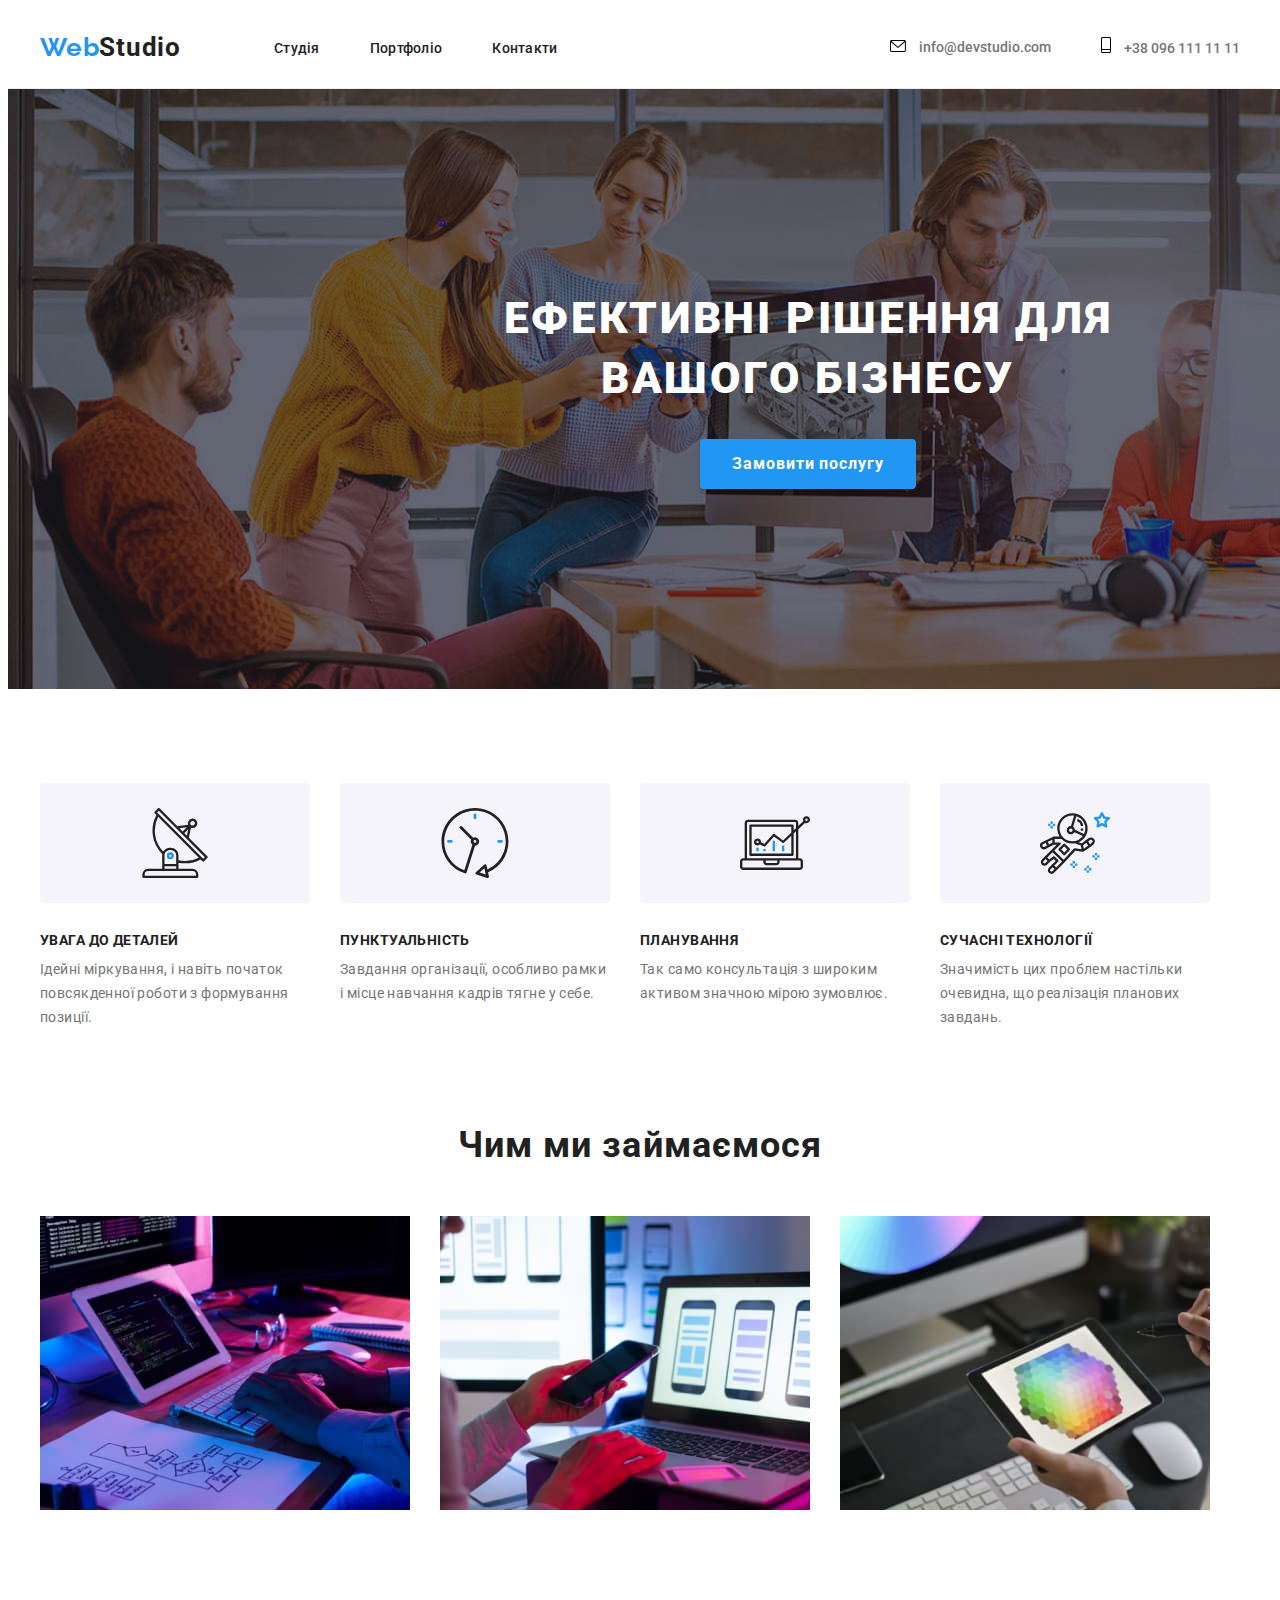
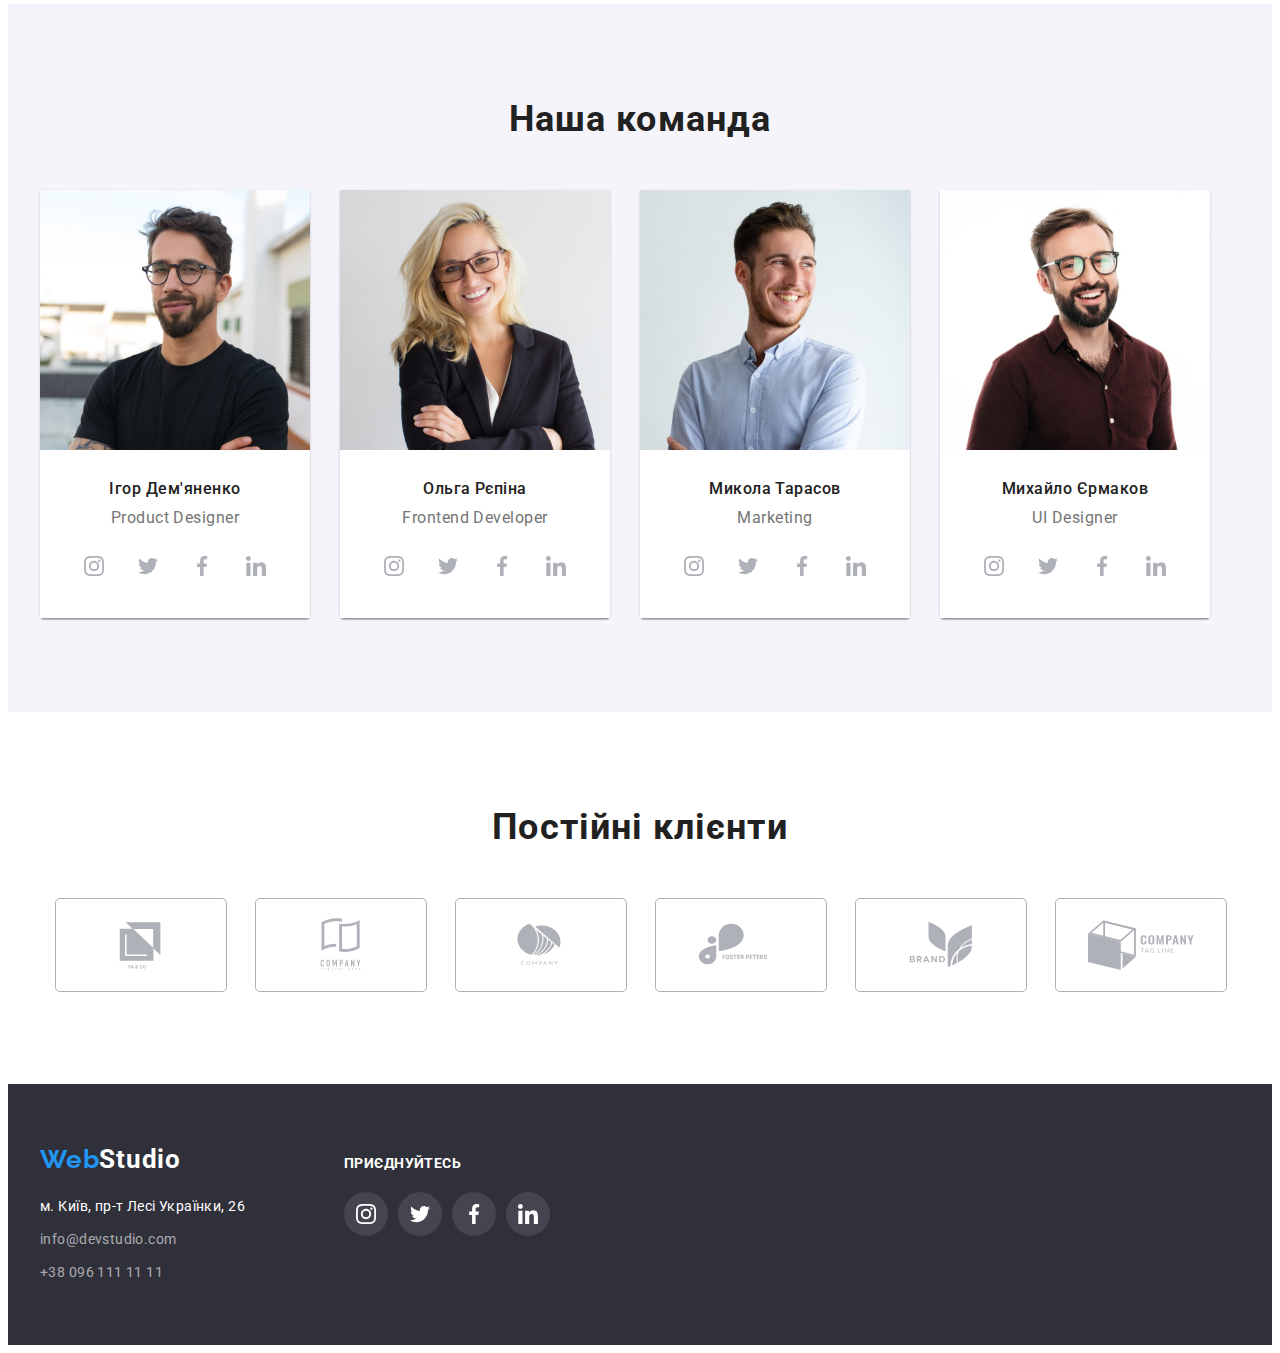
<file: index.html>
<!DOCTYPE html>
<html lang="uk">
<head>
    <meta charset="UTF-8">
    <meta http-equiv="X-UA-Compatible" content="IE=edge">
    <meta name="viewport" content="width=device-width, initial-scale=1.0">
    <title>Студія</title>
    <link rel="preconnect" href="https://fonts.googleapis.com">
    <link rel="preconnect" href="https://fonts.gstatic.com" crossorigin>
    <link href="https://fonts.googleapis.com/css2?family=Raleway:wght@700&family=Roboto:wght@400;500;700;900&display=swap" rel="stylesheet">
    <link rel="stylesheet" href="https://cdnjs.cloudflare.com/ajax/libs/modern-normalize/1.1.0/modern-normalize.min.css" integrity="sha512-wpPYUAdjBVSE4KJnH1VR1HeZfpl1ub8YT/NKx4PuQ5NmX2tKuGu6U/JRp5y+Y8XG2tV+wKQpNHVUX03MfMFn9Q==" crossorigin="anonymous" referrerpolicy="no-referrer" />
    <link rel="stylesheet" href="./css/styles.css">
</head>


    <body>
        <!--site header-->
        <header class="header ">
            <div class="container header-container">
                <a href="" class="logo link"> <span class="logo-web">Web</span>Studio</a>
            
            <nav class="navigation">
                <ul class="list header-list">
                    <li><a class="nav-item link" href="">Студія</a></li>
                    <li><a class="nav-item link" href="./portfolio.html">Портфоліо</a></li>
                    <li><a class="nav-item link" href="">Контакти</a><li>             
                </ul>
            </nav>
    
                <ul class="list header-list">  
                    <li> <a class="contact-item link"  href="mailto:info@devstudio.com"> <svg class="header-icon" width="16" height="12">
                        <use href="./images/icons.svg#icon-envelope"> </use>
                    </svg> info@devstudio.com</a></li>
                    <li> <a class="contact-item link tel-number" href="tel:+380961111111"> <svg class="header-icon" width="10" height="16">
                        <use href="./images/icons.svg#icon-phone"> </use>
                    </svg> +38 096 111 11 11</a></li>
                </ul>
            </div>           
        </header>
    
        <main>
            <section class="hero">
            <div class="container">
                <h1 class="hero-title">Ефективні рішення для вашого бізнесу</h1>
                <button class="hero-btn" type="button">Замовити послугу</button>
            </div>
            </section>
    
    
        <!-- Переваги -->
    
        <section class="section">
            <div class="container benefits">
            <h2 class="advantage">Переваги</h2>
            <ul class="list benefits-list">
                <li class="benefits-list-item ">
                    <div class="benefits-icon">
                        <svg width="70" height="70">
                            <use href="./images/icons.svg#icon-antenna-bn"> </use>
                        </svg>
                    </div>
                    <h3 class="benefits-item">УВАГА ДО ДЕТАЛЕЙ</h3>
                    <p class="benefits-text">Ідейні міркування, і навіть початок повсякденної роботи з формування позиції.</p>
                </li>
                <li class="benefits-list-item ">
                    <div class="benefits-icon">
                        <svg width="70" height="70">
                            <use href="./images/icons.svg#icon-clock-bn"> </use>
                        </svg>
                    </div>
                    <h3 class="benefits-item">ПУНКТУАЛЬНІСТЬ</h3>
                    <p class="benefits-text"> Завдання організації, особливо рамки і місце навчання кадрів тягне у себе.</p>
                </li>
                <li class="benefits-list-item ">
                    <div class="benefits-icon">
                        <svg width="70" height="70">
                            <use href="./images/icons.svg#icon-diagram-bn"> </use>
                        </svg>
                    </div>
                    <h3 class="benefits-item">ПЛАНУВАННЯ</h3>
                    <p class="benefits-text">Так само консультація з широким активом значною мірою зумовлює.</p>
                </li>
                <li class="benefits-list-item ">
                    <div class="benefits-icon">
                        <svg width="70" height="70">
                            <use href="./images/icons.svg#icon-astronaut-bn"> </use>
                        </svg>
                    </div>
                    <h3 class="benefits-item">СУЧАСНІ ТЕХНОЛОГІЇ</h3>
                    <p class="benefits-text">Значимість цих проблем настільки очевидна, що реалізація планових завдань.</p>
                </li>
            </ul>
        </div> 
        </section>  
    

    
        <section class="work-section section">
            <div class="container">
            <h2 class="title">Чим ми займаємося</h2>
            <ul class="list work-list">
                <li> <img src="./images/box.jpg"  alt="Чоловік пише код на планшеті" width="370" ></li>
                <li> <img src="./images/img.jpg" alt="Жінка дивиться на зображення телефону" width="370" ></li>
                <li> <img src="./images/imge.jpg" alt="Гамма кольорів на планшеті" width="370" ></li>
            </ul>
        </div>
        </section>

    
        <!-- Команда -->
        <section class="team-section section">
            <div class="container">
            <h2 class="title team-title">Наша команда</h2>
            <ul class="list team-list">
                <li class="team-member">
                    <img src="./images/img1.jpg" alt="Ігор Дем'яненко" width="270" >
                    <div class="team-box">
                        <h3 class="member">Ігор Дем'яненко</h3>
                        <p class="member-position">Product Designer</p>
                        <ul class="team-soc-list">
                            <li class="team-soc-item"> <a class="team-soc-link link"  href="" target="_blank">
                                <svg width="20" height="20">
                                    <use href="./images/icons.svg#icon-instagram"> </use>
                                </svg>
                            </a></li>
                            <li class="team-soc-item"> <a class="team-soc-link link" href="" target="_blank"> <svg width="20" height="20">
                                <use href="./images/icons.svg#icon-twitter"> </use>
                            </svg></a></li>
                            <li class="team-soc-item"> <a class="team-soc-link link" href="" target="_blank"> <svg width="20" height="20">
                                <use href="./images/icons.svg#icon-facebook"> </use>
                            </svg></a></li>
                            <li class="team-soc-item"> <a class="team-soc-link link" href="" target="_blank"> <svg width="20" height="20">
                                <use href="./images/icons.svg#icon-linkedin"> </use>
                            </svg></a></li>
                        </ul>

                    </div>
                </li>
                <li class="team-member">
                    <img src="./images/img3.jpg" alt="Ольга Рєпіна" width="270" >
                    <div class="team-box">
                        <h3 class="member">Ольга Рєпіна</h3>
                        <p class="member-position">Frontend Developer</p>
                        <ul class="team-soc-list">
                            <li class="team-soc-item"> <a class="team-soc-link link"  href="" target="_blank">
                                <svg width="20" height="20">
                                    <use href="./images/icons.svg#icon-instagram"> </use>
                                </svg>
                            </a></li>
                            <li class="team-soc-item"> <a class="team-soc-link link" href="" target="_blank"> <svg width="20" height="20">
                                <use href="./images/icons.svg#icon-twitter"> </use>
                            </svg></a></li>
                            <li class="team-soc-item"> <a class="team-soc-link link" href="" target="_blank"> <svg width="20" height="20">
                                <use href="./images/icons.svg#icon-facebook"> </use>
                            </svg></a></li>
                            <li class="team-soc-item"> <a class="team-soc-link link" href="" target="_blank"> <svg width="20" height="20">
                                <use href="./images/icons.svg#icon-linkedin"> </use>
                            </svg></a></li>
                        </ul>
                    </div>
                </li>
                <li class="team-member">
                    <img src="./images/img2.jpg" alt="Микола Тарасов" width="270" >
                    <div class="team-box">
                        <h3 class="member">Микола Тарасов</h3>
                        <p class="member-position">Marketing</p>
                        <ul class="team-soc-list">
                            <li class="team-soc-item"> <a class="team-soc-link link"  href="" target="_blank">
                                <svg width="20" height="20">
                                    <use href="./images/icons.svg#icon-instagram"> </use>
                                </svg>
                            </a></li>
                            <li class="team-soc-item"> <a class="team-soc-link link" href="" target="_blank"> <svg width="20" height="20">
                                <use href="./images/icons.svg#icon-twitter"> </use>
                            </svg></a></li>
                            <li class="team-soc-item"> <a class="team-soc-link link" href="" target="_blank"> <svg width="20" height="20">
                                <use href="./images/icons.svg#icon-facebook"> </use>
                            </svg></a></li>
                            <li class="team-soc-item"> <a class="team-soc-link link" href="" target="_blank"> <svg width="20" height="20">
                                <use href="./images/icons.svg#icon-linkedin"> </use>
                            </svg></a></li>
                        </ul>
                    </div>
                </li>
                <li class="team-member">
                    <img src="./images/img4.jpg" alt="Михайло Єрмаков" width="270" >
                    <div class="team-box">
                        <h3 class="member">Михайло Єрмаков</h3>
                        <p class="member-position">UI Designer</p>
                        <ul class="team-soc-list">
                            <li class="team-soc-item"> <a class="team-soc-link link"  href="" target="_blank">
                                <svg width="20" height="20">
                                    <use href="./images/icons.svg#icon-instagram"> </use>
                                </svg>
                            </a></li>
                            <li class="team-soc-item"> <a class="team-soc-link link" href="" target="_blank"> <svg width="20" height="20">
                                <use href="./images/icons.svg#icon-twitter"> </use>
                            </svg></a></li>
                            <li class="team-soc-item"> <a class="team-soc-link link" href="" target="_blank"> <svg width="20" height="20">
                                <use href="./images/icons.svg#icon-facebook"> </use>
                            </svg></a></li>
                            <li class="team-soc-item"> <a class="team-soc-link link" href="" target="_blank"> <svg width="20" height="20">
                                <use href="./images/icons.svg#icon-linkedin"> </use>
                            </svg></a></li>
                        </ul>
                    </div>
                </li>
            </ul>
        </div>
        </section>

      <div class="container">
        <section class="section">
            <h2 class="title">Постійні клієнти</h2>
            <ul class="list clients-list">
                <li class="clients-item"> <a class="clients-link link"  href="" target="_blank">
                    <svg width="106" height="60">
                        <use href="./images/icons.svg#icon-ya-co"> </use>
                    </svg>
                </a></li>
                <li class="clients-item"> <a class="clients-link link"  href="" target="_blank">
                    <svg width="106" height="60">
                        <use href="./images/icons.svg#icon-tagline-here"> </use>
                    </svg>
                </a></li>
                <li class="clients-item"> <a class="clients-link link"  href="" target="_blank">
                    <svg width="106" height="60">
                        <use href="./images/icons.svg#icon-company"> </use>
                    </svg>
                </a></li>
                <li class="clients-item"> <a class="clients-link link"  href="" target="_blank">
                    <svg width="106" height="60">
                        <use href="./images/icons.svg#icon-foster-peters"> </use>
                    </svg>
                </a></li>
                <li class="clients-item"> <a class="clients-link link"  href="" target="_blank">
                    <svg width="106" height="60">
                        <use href="./images/icons.svg#icon-brand"> </use>
                    </svg>
                </a></li>
                <li class="clients-item"> <a class="clients-link link"  href="" target="_blank">
                    <svg width="106" height="60">
                        <use href="./images/icons.svg#icon-co-tagline"> </use>
                    </svg>
                </a></li>
            </ul>
        </section>
      </div>
    
        </main>
    
        <!-- Футер -->
    
        <footer class="footer ">
            <div class="container container-footer">
         <div class="">
                <a href="" class="logo logo-foot link"><span class="logo-web" >Web</span>Studio</a>
            
            <address>
                <ul > 
               <li>
                    <a class="address link" href="https://goo.gl/maps/mYLKabc9VfuuvGvg8" target="_blank">м. Київ, пр-т Лесі Українки, 26</a> 
                </li>
                <li>
                    <a class="contact link" href="mailto:info@devstudio.com">info@devstudio.com</a>
                </li>
                <li> 
                    <a class="contact contact-last link" href="tel:+380961111111">+38 096 111 11 11</a>
                </li>
            </ul>
        </address>
        </div>
        <div class="">
            <p class="footer-text"> ПРИЄДНУЙТЕСЬ </p>
            <ul class="list footer-soc-list">
                <li class="footer-soc-item"> <a class="footer-soc-link link" href="" target="_blank"> <svg width="20" height="20">
                    <use href="./images/icons.svg#icon-instagram"> </use>
                </svg></a> </li>
                <li class="footer-soc-item"> <a class="footer-soc-link link" href="" target="_blank"> <svg width="20" height="20">
                    <use href="./images/icons.svg#icon-twitter"> </use>
                </svg></a> </li>
                <li class="footer-soc-item"> <a class="footer-soc-link link" href="" target="_blank"> <svg width="20" height="20">
                    <use href="./images/icons.svg#icon-facebook"> </use>
                </svg></a> </li>
                <li class="footer-soc-item"> <a class="footer-soc-link link" href="" target="_blank"> <svg width="20" height="20">
                    <use href="./images/icons.svg#icon-linkedin"> </use>
                </svg></a> </li>
            </ul>
        </div>
    </div>
        </footer>
    
    
</body>
</html>
</file>
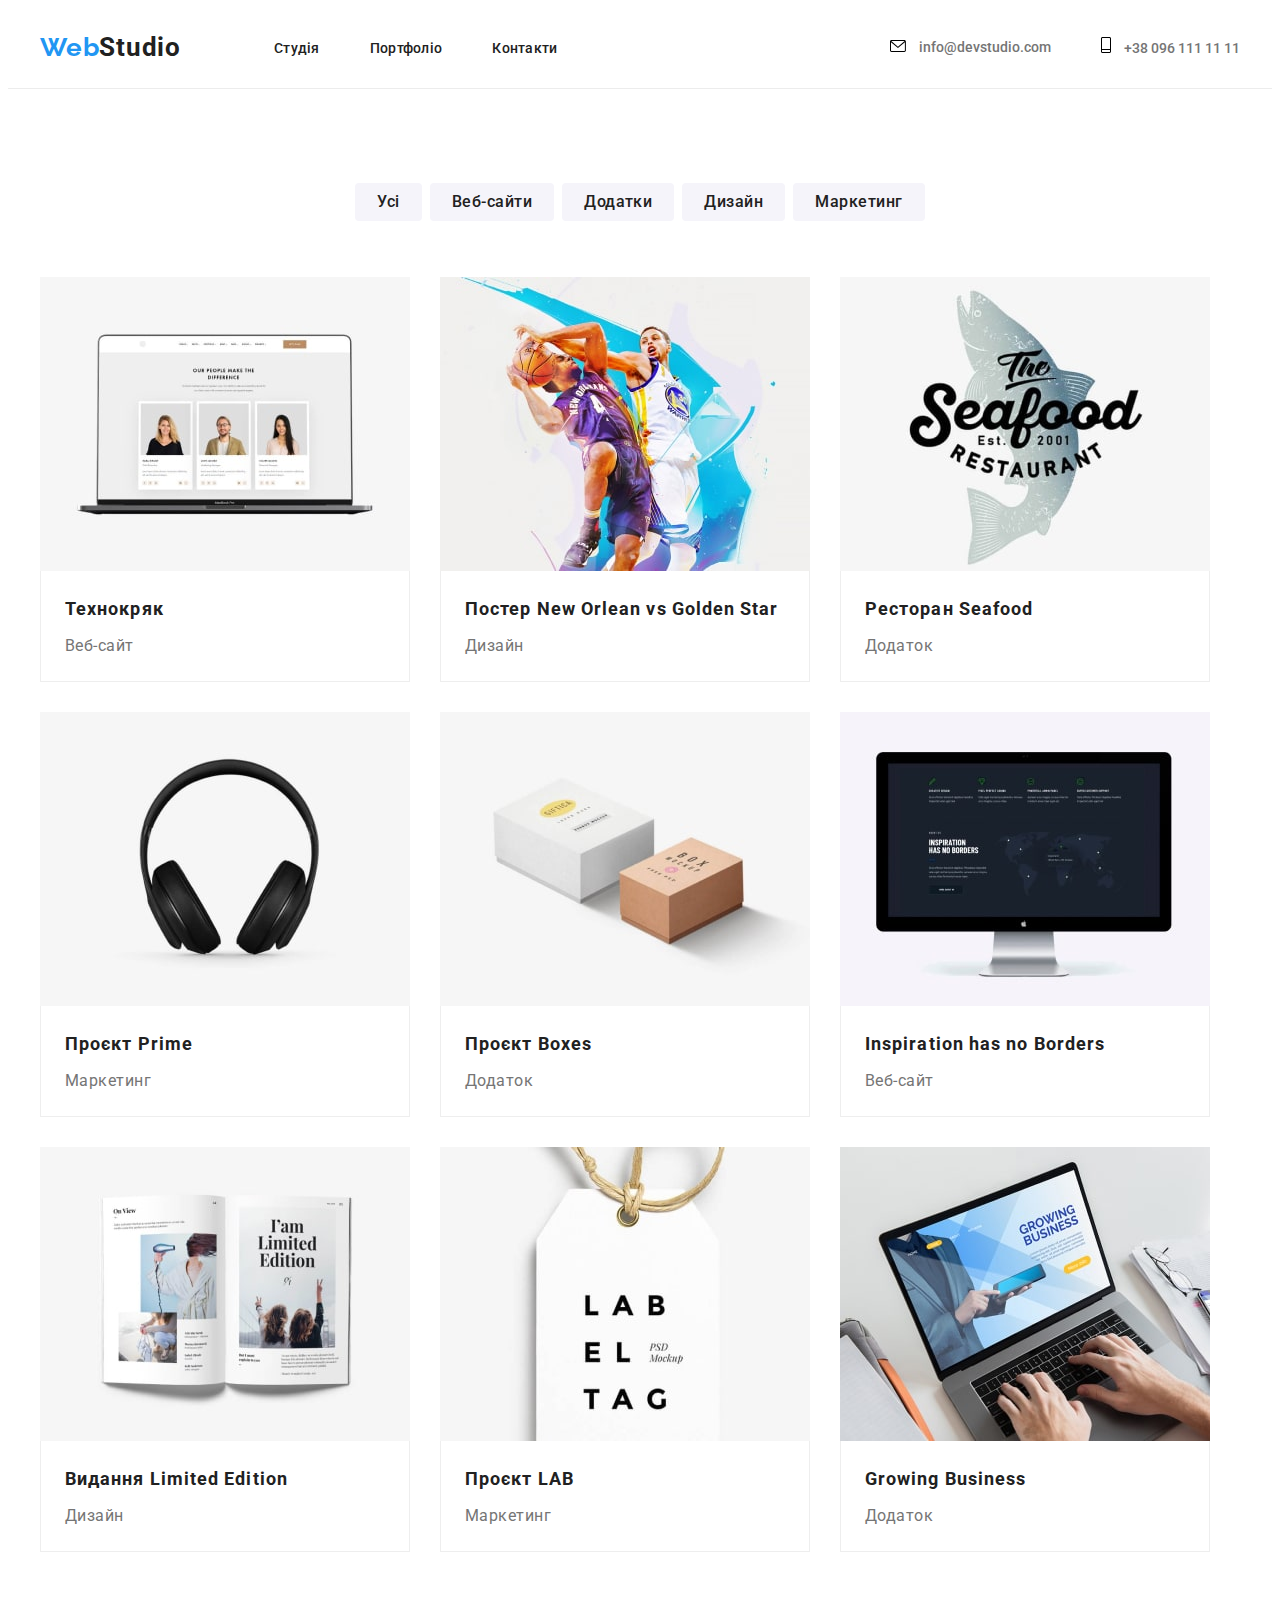
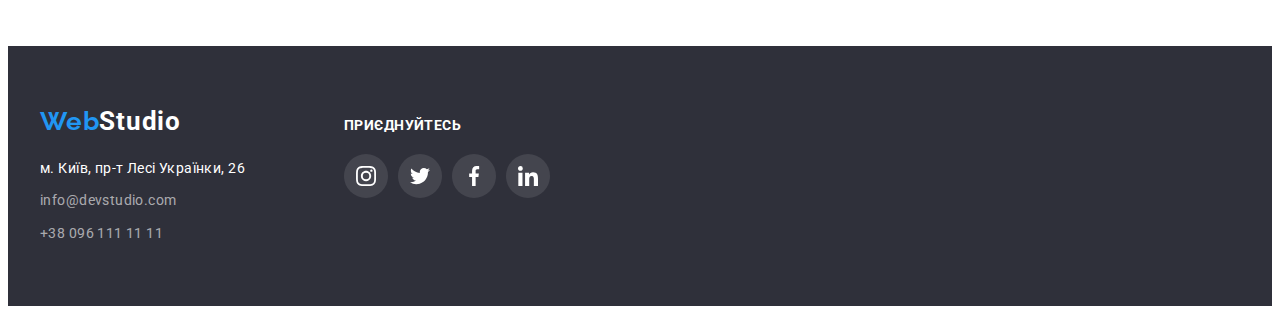
<file: portfolio.html>
<!DOCTYPE html>
<html lang="uk">
<head>
    <meta charset="UTF-8">
    <meta http-equiv="X-UA-Compatible" content="IE=edge">
    <meta name="viewport" content="width=device-width, initial-scale=1.0">
    <title>Портфоліо</title>
    <link rel="preconnect" href="https://fonts.googleapis.com">
    <link rel="preconnect" href="https://fonts.gstatic.com" crossorigin>
    <link href="https://fonts.googleapis.com/css2?family=Raleway:wght@700&family=Roboto:wght@400;500;700;900&display=swap" rel="stylesheet">
    <link rel="stylesheet" href="https://cdnjs.cloudflare.com/ajax/libs/modern-normalize/1.1.0/modern-normalize.min.css" integrity="sha512-wpPYUAdjBVSE4KJnH1VR1HeZfpl1ub8YT/NKx4PuQ5NmX2tKuGu6U/JRp5y+Y8XG2tV+wKQpNHVUX03MfMFn9Q==" crossorigin="anonymous" referrerpolicy="no-referrer" />
    <link rel="stylesheet" href="./css/styles.css">

</head>


<body>
        <!--site header-->
    <header class="header">
        <div class="container header-container">
            <a href="" class="logo link"> <span class="logo-web">Web</span>Studio</a>
        
        <nav class="navigation">
            <ul class="list header-list">
                <li><a class="nav-item link" href="./index.html">Студія</a></li>
                <li><a class="nav-item link" href="./portfolio.html">Портфоліо</a></li>
                <li><a class="nav-item link" href="">Контакти</a></li>             
            </ul>
        </nav>

            <ul class="list header-list">  
                <li> <a class="contact-item link"  href="mailto:info@devstudio.com"> <svg class="header-icon" width="16" height="12">
                    <use href="./images/icons.svg#icon-envelope"> </use>
                </svg> info@devstudio.com</a></li>
                <li> <a class="contact-item link tel-number" href="tel:+380961111111"> <svg class="header-icon" width="10" height="16">
                    <use href="./images/icons.svg#icon-phone"> </use>
                </svg> +38 096 111 11 11</a></li>
            </ul>
        </div>
    </header>


    <main>

        <section class="section">
            <div class="container">
            <h1 class="portfolio-header">Наші роботи</h1>
            <ul class="filter list">
                <li> <button class="filter-item" type="button">Усі</button></li>
                <li> <button class="filter-item" type="button">Веб-сайти</button></li>
                <li> <button class="filter-item" type="button">Додатки</button></li>
                <li> <button class="filter-item" type="button">Дизайн</button></li>
                <li> <button class="filter-item" type="button">Маркетинг</button></li>
            </ul>

            <ul class="list menu-list">
                <li class="menu-list-item">
                    <a href="" class="link">
                    <img src="./images/tech.jpg" alt="Зображення членів команди" width="370" >
                    <div class="menu-list-box"> 
                        <h2 class="header-item">Технокряк</h2>
                        <p class="text-item">Веб-сайт</p>
                    </div>
                    </a>
                </li>
                <li class="menu-list-item">
                    <a href="" class="link">
                    <img src="./images/neworlean.jpg" alt="Баскетбол" width="370" height="294" width="370" >
                    <div class="menu-list-box"> 
                        <h2 class="header-item">Постер New Orlean vs Golden Star</h2>
                        <p class="text-item">Дизайн</p>
                    </div>
                    </a>
                </li>
                 <li class="menu-list-item">
                    <a href="" class="link">
                    <img src="./images/seafood.jpg" alt="Ресторан лого" width="370" >
                    <div class="menu-list-box"> 
                        <h2 class="header-item">Ресторан Seafood</h2>
                        <p class="text-item">Додаток</p>
                    </div>
                    </a>
                </li>
                <li class="menu-list-item">
                    <a href="" class="link">
                    <img src="./images/prime.jpg" alt="Навушники" width="370" >
                    <div class="menu-list-box"> 
                        <h2 class="header-item">Проєкт Prime</h2>
                        <p class="text-item">Маркетинг</p>
                    </div>
                    </a>
                </li>
                <li class="menu-list-item">
                    <a href="" class="link">
                    <img src="./images/boxes.jpg" alt="Коробки" width="370" >
                    <div class="menu-list-box"> 
                        <h2 class="header-item">Проєкт Boxes</h2>
                        <p class="text-item">Додаток</p>
                    </div>
                    </a>
                </li>
                <li class="menu-list-item">
                    <a href="" class="link">
                    <img src="./images/inspiration.jpg" alt="Зображення на екрані компютера" width="370" >
                    <div class="menu-list-box">
                         <h2 class="header-item">Inspiration has no Borders</h2>
                         <p class="text-item">Веб-сайт</p>
                     </div>
                    </a>
                </li>
                <li class="menu-list-item">
                    <a href="" class="link">
                    <img src="./images/limed.jpg" alt="Забраження в книзі" width="370" >
                    <div class="menu-list-box">
                        <h2 class="header-item">Видання Limited Edition</h2>
                        <p class="text-item">Дизайн</p>
                    </div>
                    </a>
                </li>
                <li class="menu-list-item">
                    <a href="" class="link">
                    <img src="./images/lab.jpg" alt="Бірка" width="370">
                    <div class="menu-list-box">
                        <h2 class="header-item">Проєкт LAB</h2>
                        <p class="text-item">Маркетинг</p>
                    </div>
                    </a>
                </li>
                <li class="menu-list-item">
                    <a href="" class="link">
                    <img src="./images/growbus.jpg" alt="Лептоп" width="370">
                    <div class="menu-list-box">
                        <h2 class="header-item">Growing Business</h2>
                        <p class="text-item">Додаток</p>
                    </div>
                    </a>
                </li>
            </ul>
        </div>
        </section>

        
   
    </main>

     <!-- Футер -->
 
     <footer class="footer ">
        <div class="container container-footer">
     <div class="">
            <a href="" class="logo logo-foot link"><span class="logo-web" >Web</span>Studio</a>
        
        <address>
            <ul > 
           <li>
                <a class="address link" href="https://goo.gl/maps/mYLKabc9VfuuvGvg8" target="_blank">м. Київ, пр-т Лесі Українки, 26</a> 
            </li>
            <li>
                <a class="contact link" href="mailto:info@devstudio.com">info@devstudio.com</a>
            </li>
            <li> 
                <a class="contact contact-last link" href="tel:+380961111111">+38 096 111 11 11</a>
            </li>
        </ul>
    </address>
    </div>
    <div class="">
        <p class="footer-text"> ПРИЄДНУЙТЕСЬ </p>
        <ul class="list footer-soc-list">
            <li class="footer-soc-item"> <a class="footer-soc-link link" href="" target="_blank"> <svg width="20" height="20">
                <use href="./images/icons.svg#icon-instagram"> </use>
            </svg></a> </li>
            <li class="footer-soc-item"> <a class="footer-soc-link link" href="" target="_blank"> <svg width="20" height="20">
                <use href="./images/icons.svg#icon-twitter"> </use>
            </svg></a> </li>
            <li class="footer-soc-item"> <a class="footer-soc-link link" href="" target="_blank"> <svg width="20" height="20">
                <use href="./images/icons.svg#icon-facebook"> </use>
            </svg></a> </li>
            <li class="footer-soc-item"> <a class="footer-soc-link link" href="" target="_blank"> <svg width="20" height="20">
                <use href="./images/icons.svg#icon-linkedin"> </use>
            </svg></a> </li>
        </ul>
    </div>
</div>
    </footer>


</body>
</div>
</html>
</file>
<file: css/styles.css>
:root{
    --text-title-color: #212121;;
    --text-color: #757575;;
    --accent-color: #2196F3;
    --white-color: #FFFFFF;
    --contacts-color:  rgba(255, 255, 255, 0.6);
}

h1,h2,h3,h3,h5,h6,p {
    margin: 0;
}

ul {
    list-style: none;
    margin: 0;
    padding: 0;
}

img {
    display: block;
}

button {
    cursor: pointer;
}

body {
    font-family: 'Roboto', sans-serif;
    color: var(--text-title-color);
}

.section{
    padding-top: 94px;
    padding-bottom: 94px;
 }

.container {
    width: 1200px;
    padding-left: 15px;
    padding-right: 15px;
    margin: 0 auto;
    /* outline: 2px solid crimson;   */
}

.header {
    padding-top: 24px;
    padding-bottom: 25px;
}


.link {
    text-decoration: none;
}

.list {
    list-style: none;
}

/* ----------------HEADER--------------- */
.header {
    border-bottom: 1px solid #ECECEC;
}

.header-container {
    display: flex;
    align-items: center;
}

.header-list {
    display: flex;
    gap: 50px;
}

.navigation{
    margin-right: auto;
    display: flex;
    margin-right: auto;

}

.logo {
    font-weight: 700;
    font-size: 26px;
    line-height: 1.19;
    letter-spacing: 0.03em;
    color: inherit;
    margin-right: 93px;
}

.logo-web {
    font-family: 'Raleway';
    color: var(--accent-color);
}

.nav-item {
    font-weight: 500;
    font-size: 14px;
    line-height: 1.14;
    letter-spacing: 0.02em;
    color: var(--text-title-color);
   
}

.nav-item:hover, .nav-item:focus,
.contact-item:hover, .contact-item:focus,
.header-icon:hover, .header-icon:focus
 {
    fill: var(--accent-color);
    color: var(--accent-color);
    
}

.contact-item {
    font-weight: 500;
    font-size: 14px; 
    color: var(--text-color);
}

.tel-number{
    margin-right: auto;
}

.header-icon {
    color: var(--text-title-color);
    margin-right: 10px;  
}
 

/* ------------------HERO------------------ */

.hero {
    background-image:linear-gradient(rgba(47, 48, 58, 0.4), rgba(47, 48, 58, 0.4)), url(../images/background.jpg);
    /* padding: 272px 100px 208px 100px; */
    flex-grow: 1;
    width: 1600px;
    margin: 0 auto;
}

.hero {
    background-color: #2F303A;
    padding-top: 200px;
    padding-bottom: 200px;
    text-align: center;
  
 
    
}

.hero-title {
    font-weight: 900;
    font-size: 44px;
    line-height: 1.36;
    letter-spacing: 0.06em;
    text-transform: uppercase;
    color: var(--white-color);
    margin-bottom: 30px;
    max-width: 696px;
    margin: 0 auto;
    margin-bottom: 30px;

}

.hero-btn {
    font-family: inherit;
    background: var(--accent-color);
    box-shadow: 0px 4px 4px rgba(0, 0, 0, 0.15);
    border-radius: 4px;
    font-weight: 700;
    font-size: 16px;
    line-height: 1.87;
    letter-spacing: 0.06em;
    color: var(--white-color);
    padding: 10px 32px;
    border: none;
}


/* -----------------------ADVANTAGES------------------------ */

.advantage, .portfolio-header {
    display:none; 
}

.benefits-list-item {
    width: 270px;
}



.benefits-icon{
    width: 270px;
    height: 120px;
    background-color: #F5F4FA;
    margin-bottom: 30px;
    display: flex;
    align-items: center;
    justify-content: center;
    border-radius: 4px;
}


.benefits-list, .work-list, .team-list {
    display: flex;
    gap: 30px;

}


.benefits-item {
    font-weight: 700;
    font-size: 14px;
    line-height: 1.14;
    letter-spacing: 0.03em;
    text-transform: uppercase;
    color: var(--text-title-color);
    margin-bottom: 10px;
    /* width: calc((100% - 90px) / 4); 
    width: 270px; */
}

.benefits-text {
    font-size: 14px;
    line-height: 1.71;
    letter-spacing: 0.03em;
    color: var(--text-color);
    /* width: calc((100% - 90px) / 4); 
    width: 270px; */
    margin: 0;

}


/* ------------WHAT-WE-DO------TEAM------------ */
.title {
    font-weight: 700;
    font-size: 36px;
    line-height: 1.17;
    text-align: center;
    letter-spacing: 0.03em;
    color: var(--text-title-color);
    margin-bottom: 50px;

}

.work-section .team-section{
    text-align: center;
 }

.member {
    font-weight: 500;
    font-size: 16px;
    line-height: 1.18;  
    text-align: center;
    letter-spacing: 0.03em;   
    color: var(--text-title-color);
    margin-bottom: 10px;
}

.member-position {
    font-size: 16px;
    line-height: 1.18;
    text-align: center;
    letter-spacing: 0.03em;
    color: var(--text-color);
    margin-bottom: 16px;

}

.team-box {
    background-color: var(--white-color);
    padding-top: 30px;
    padding-bottom: 30px;

}

.team-section{
    background: #F5F4FA;
}

.team-member {
    width: calc((100%-90px) / 4);
    box-shadow: 0px 1px 3px rgba(0, 0, 0, 0.12), 0px 1px 1px rgba(0, 0, 0, 0.14), 0px 2px 1px rgba(0, 0, 0, 0.2);
    border-radius: 0px 0px 4px 4px;
}

.team-soc-list {
    display: flex;
    justify-content: center;
    gap: 10px;
}

.team-soc-item {
    width: 44px;
    height: 44px;
}

.team-soc-link {
    display: block;
    width: 100%;
    height: 100%;
    
    border-radius: 50%;
    display: flex;
    align-items: center;
    justify-content: center;

}

.team-soc-link {
    fill: #AFB1B8;
}

.team-soc-link:hover,
.team-soc-link:focus {
    background-color: var(--accent-color);
    fill: var(--white-color);
}

/* .team-soc-link:hover,
.team-soc-link:focus .team-soc-item {
    fill: var(--white-color);
} */


/* ---------------------CLIENTS--------------- */

.clients-list {
    display: flex;
    justify-content: center;
    gap: 30px;
}

.clients-item {
    width: 170px;
    height: 92px;
}

.clients-link {
    display: block;
    width: 100%;
    height: 100%;
    border: solid 1px #AFB1B8;
    border-radius: 5px;
    display: flex;
    align-items: center;
    justify-content: center;
    fill: #AFB1B8;

}

.clients-link:hover,
.clients-link:focus {
    border-color: var(--accent-color);
    fill: var(--accent-color);
    
}

/* .clients-link:hover,
.clients-link:focus .clients-item {
    fill:  var(--accent-color);
} */

/* ---------------FOOTER----------------- */
.footer {
    background-color: #2F303A;
    padding-top: 60px;
    padding-bottom: 60px;
    
    
}

.container-footer {
    display: flex;
    gap: 70px;
    align-items: baseline;
}

.logo-foot {
    color: var(--white-color);
    display: block;
    margin-bottom: 20px;

    
}
.address {
    font-style:normal;
    font-size: 14px;
    line-height: 1.71;
    letter-spacing: 0.03em;
    color: var(--white-color);
    display: block;
    margin-bottom: 9px;
    
}
.contact {
    font-style:normal;
    font-size: 14px;
    line-height: 1.71;
    letter-spacing: 0.03em;
    color: var(--contacts-color);
    display: block;
    margin-bottom: 9px;
}

.contact-last {
    margin-bottom: 0;
}


.footer-text {
    font-weight: 700;
    font-size: 14px;
    line-height: 1.14;
    letter-spacing: 0.03em;
    color: var(--white-color);
    margin-bottom: 20px;
}

.footer-soc-list {
    display: flex;
    justify-content: flex-start;
    align-items: flex-start;
    gap: 10px;
}

.footer-soc-item {
    width: 44px;
    height: 44px;
}

.footer-soc-link {
    display: block;
    width: 100%;
    height: 100%;
    background: rgba(255, 255, 255, 0.1);
    border-radius: 50%;
    display: flex;
    align-items: center;
    justify-content: center;

}

.footer-soc-link {
    fill: var(--white-color);
}

.footer-soc-link:hover,
.footer-soc-link:focus {
    background-color: var(--accent-color);
}


/* ----------------PORTFOLIO------------- */
.filter {
    margin-bottom: 56px;
    display: flex;
    gap: 8px;
    justify-content: center;
}


.filter-item {
    font-family: inherit;
    font-weight: 500;
    font-size: 16px;
    line-height: 1.62;
    text-align: center;
    letter-spacing: 0.03em;
    color: var(--text-title-color);
    background-color: #F5F4FA; 
    border-radius: 4px;
    padding: 6px 22px;
    border: none;
}

.filter-item:hover,
.filter-item:focus {
    color: var(--white-color);
    background: var(--accent-color);
    cursor: pointer;
    box-shadow: 0px 3px 1px rgba(0, 0, 0, 0.1), 0px 1px 2px rgba(0, 0, 0, 0.08), 0px 2px 2px rgba(0, 0, 0, 0.12);
    border-radius: 4px;
    
}

.header-item {
    font-weight: 700;
    font-size: 18px;
    line-height: 2;
    letter-spacing: 0.06em;
    color: var(--text-title-color);
    margin-bottom: 4px;

}

.text-item {
    font-size: 16px;
    line-height: 1.87;
    letter-spacing: 0.03em;
    color: var(--text-color);
}

.menu-list {
    display: flex;
    gap: 30px;
    flex-wrap: wrap;
}

/* .menu-list-item {
    width: calc((100%-60px) / 3);
} */

.menu-list-box {
    border-left: 1px solid #EEEEEE;
    border-right: 1px solid #EEEEEE;
    border-bottom: 1px solid  #EEEEEE;
    padding: 20px 24px;
    
}

.menu-list-item:hover, .menu-list-item:focus {
    box-shadow: 0px 1px 1px rgba(0, 0, 0, 0.12), 0px 4px 4px rgba(0, 0, 0, 0.06), 1px 4px 6px rgba(0, 0, 0, 0.16);
}

.work-section {
    padding-top: 0;
}
</file>
